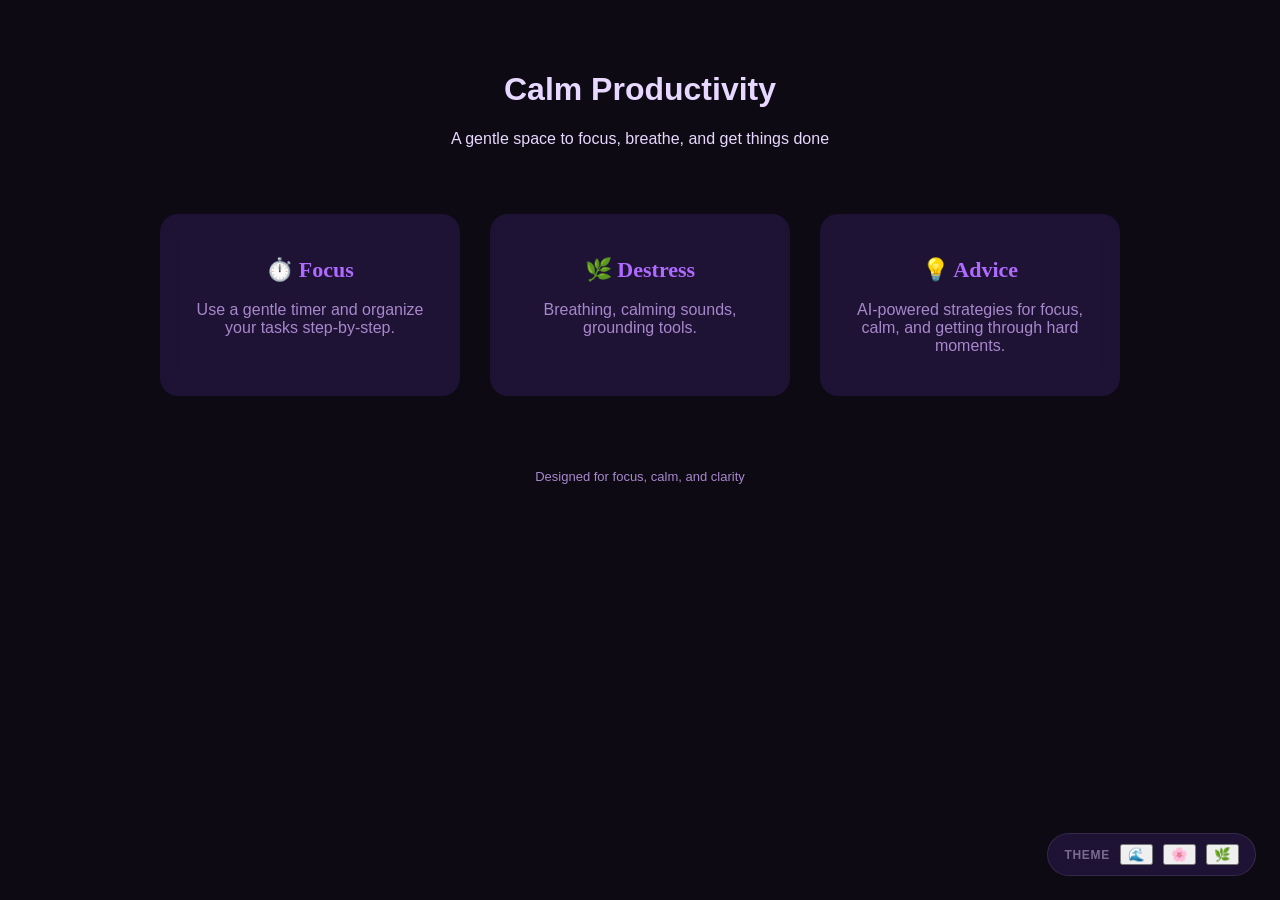
<file: index.html>
<!DOCTYPE html>
<html lang="en">
<head>
  <meta charset="UTF-8">
  <title>Calm Productivity</title>
  <link rel="stylesheet" href="styles.css">
</head>
<body>

  <!-- HEADER -->
  <header class="header">
    <h1>Calm Productivity</h1>
    <p>A gentle space to focus, breathe, and get things done</p>
  </header>

  <!-- MAIN NAVIGATION -->
  <main class="main">

    <!-- TIMER / TASK LIST -->
    <a href="frontend/timerTasklist/index.html" class="card">
      <h2>⏱️ Focus</h2>
      <p>Use a gentle timer and organize your tasks step-by-step.</p>
    </a>

    <!-- DESTRESS -->
    <a href="frontend/destress/index.html" class="card">
      <h2>🌿 Destress</h2>
      <p>Breathing, calming sounds, grounding tools.</p>
    </a>

    <!-- TIPS -->
    <a href="frontend/adviceFrontend/index.html" class="card">
    <h2>💡 Advice</h2>
    <p>AI-powered strategies for focus, calm, and getting through hard moments.</p>
    </a>

  </main>

  <!-- FOOTER -->
  <footer class="footer">
    <p>Designed for focus, calm, and clarity</p>
  </footer>

  <!-- 🎨 COLOR PALETTE SWITCHER (UI ONLY FOR NOW) -->
  <div class="palette-switcher">
    <p>Theme</p>
    <button class="palette-btn">🌊</button>
    <button class="palette-btn">🌸</button>
    <button class="palette-btn">🌿</button>
  </div>

</body>
</html>
</file>
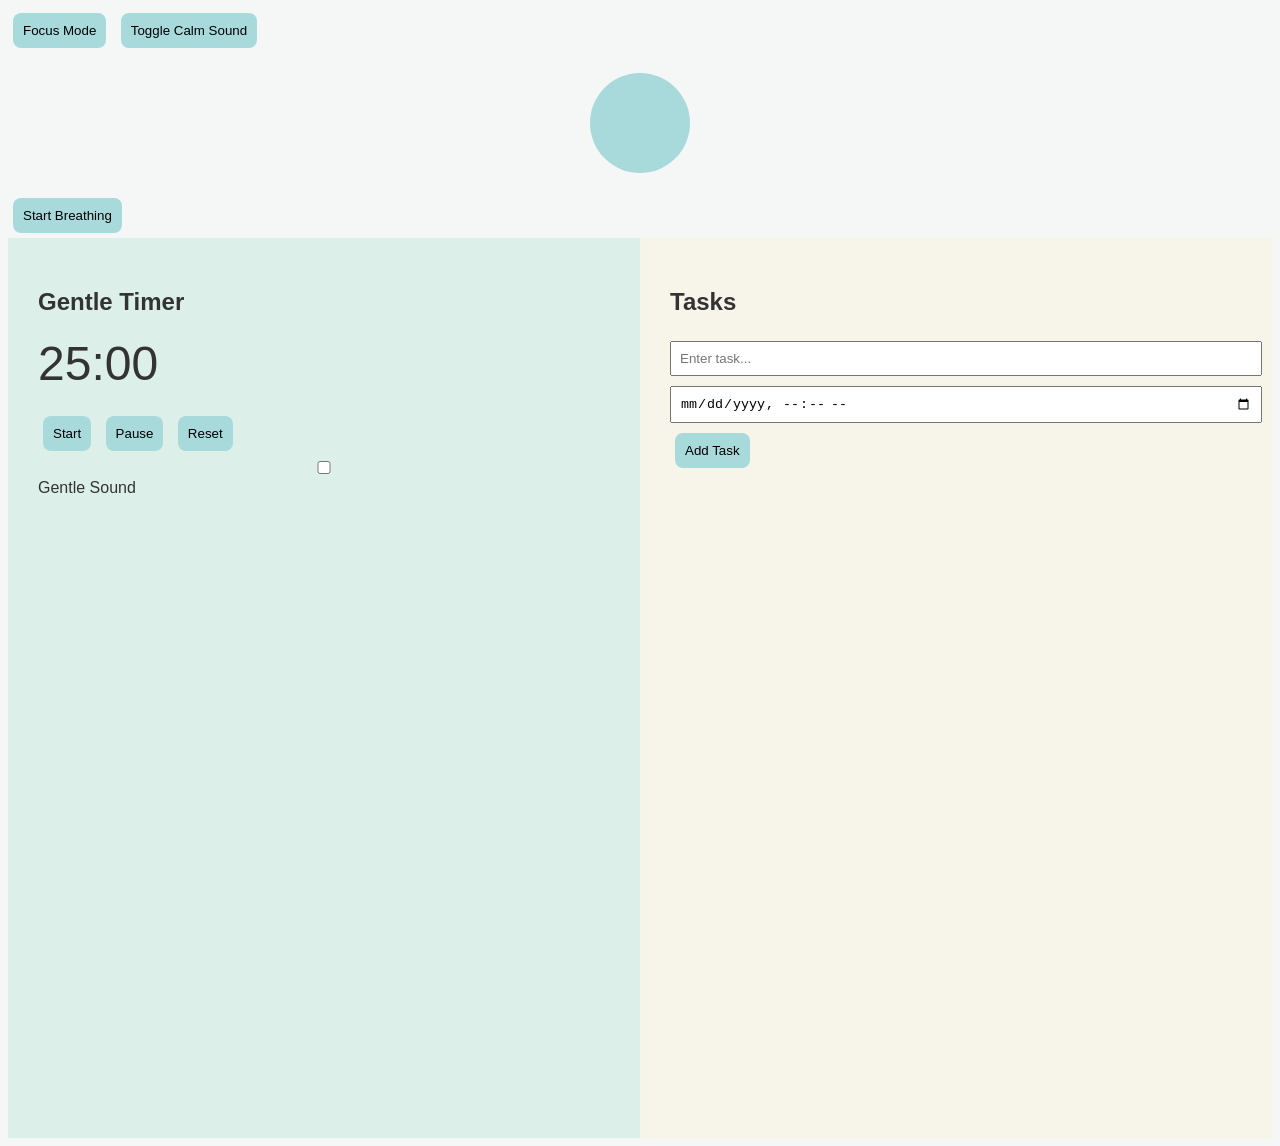
<file: timerTasklist/index.html>
<!DOCTYPE html>
<html lang="en">
<head>
  <meta charset="UTF-8">
  <title>Calm Productivity</title>
  <link rel="stylesheet" href="styles.css">
</head>
<body>

<button onclick="toggleFocus()">Focus Mode</button>

<button onclick="toggleSound()">Toggle Calm Sound</button>

<audio id="bgSound" loop>
  <source src="audio/bell.mp3" type="audio/mpeg">
</audio>

<div class="breathing-circle" id="breathingCircle"></div>
<button onclick="startBreathing()">Start Breathing</button>

<div class="container">

  <!-- LEFT: TIMER -->
  <div class="timer-section">
    <h2>Gentle Timer</h2>

    <div id="time">25:00</div>

    <button onclick="startTimer()">Start</button>
    <button onclick="pauseTimer()">Pause</button>
    <button onclick="resetTimer()">Reset</button>

    <div class="sound">
      <label>
        <input type="checkbox" id="soundToggle"> Gentle Sound
      </label>
    </div>
  </div>

  <!-- RIGHT: TASK LIST -->
  <div class="task-section">
    <h2>Tasks</h2>

    <input type="text" id="taskInput" placeholder="Enter task...">
    <input type="datetime-local" id="dueDate">

    <button onclick="addTask()">Add Task</button>

    <ul id="taskList"></ul>
  </div>

</div>

<script src="timerTasklist.js"></script>
</body>
</html>
</file>
<file: styles.css>
/* ═══════════════════════
   PALETTES
═══════════════════════ */

/* 1 — Default (Void Violet) */
:root {
  --bg: #0d0a14;
  --card: rgba(40, 24, 72, 0.65);
  --text: #e8d8ff;
  --accent: #b06aff;
  --soft: #a888cc;
}

[data-palette="2"] {
  --bg: #0f1f17;
  --text: #e8fff1;
}

[data-palette="3"] {
  --bg: #f0f4fa;
  --text: #001f44;
}

[data-palette="4"] {
  --bg: #0f2a2e;
  --text: #e6ffff;
}

/* 2 — Deep Forest + Pink */
[data-palette="2"] {
  --bg: #0f1f17;
  --card: rgba(22, 48, 34, 0.75);
  --text: #e8fff1;
  --accent: #ff7aa2;
  --soft: #c48a9a;
}

/* 3 — Green Beach Vibe */
[data-palette="3"] {
  --bg: #d4ead9;          /* soft sandy/light green background */
  --card: rgba(255, 250, 240, 0.85); /* light, warm card surface */
  --text: #2a2420;        /* dark text for readability */
  --accent: #6b9e78;      /* main green accent */
  --soft: #a3c9a8;        /* lighter green for subtler text/buttons */
}

/* 4 — NEW Colorblind Friendly (Teal + Gold) */
[data-palette="4"] {
  --bg: #0f2a2e;
  --card: rgba(20, 60, 65, 0.75);
  --text: #e6ffff;
  --accent: #f2c14e;
  --soft: #7ed1d6;
}

/* ═══════════════════════
   BASE
═══════════════════════ */
body {
  margin: 0;
  font-family: 'DM Sans', sans-serif;
  background: var(--bg);
  color: var(--text);
  transition: 0.4s;
}

/* HEADER */
.header {
  text-align: center;
  padding: 50px 20px 10px;
}

.title {
  font-family: 'Cormorant Garamond', serif;
  font-size: 56px;
  font-weight: 300;
}

.title em {
  color: var(--accent);
}

.subtitle {
  color: var(--soft);
  letter-spacing: 2px;
  font-size: 14px;
}

/* MAIN */
.main {
  display: flex;
  justify-content: center;
  gap: 30px;
  padding: 40px;
  flex-wrap: wrap;
}

/* CARDS */
.card {
  width: 250px;
  padding: 25px;
  border-radius: 18px;
  background: var(--card);
  backdrop-filter: blur(10px);
  text-align: center;
  text-decoration: none;
  color: var(--text);
  transition: 0.25s;
}

.card:hover {
  transform: translateY(-6px);
}

.card h2 {
  font-family: 'Cormorant Garamond', serif;
  font-size: 22px;
  color: var(--accent);
}

.card p {
  color: var(--soft);
}

/* FOOTER */
.footer {
  text-align: center;
  padding: 20px;
  font-size: 13px;
  color: var(--soft);
}

/* SWITCHER */
.palette-switcher {
  position: fixed;
  bottom: 24px;
  right: 24px;
  display: flex;
  align-items: center;
  gap: 10px;
  background: var(--card);
  backdrop-filter: blur(12px);
  border: 1px solid rgba(255,255,255,0.1);
  border-radius: 100px;
  padding: 10px 16px;
  z-index: 999;
}

.palette-switcher p {
  font-size: 0.75rem;
  font-weight: 600;
  letter-spacing: 0.06em;
  text-transform: uppercase;
  opacity: 0.45;
  margin: 0;
}

.palette-dot {
  width: 16px;
  height: 16px;
  border-radius: 50%;
  border: 2px solid transparent;
  margin: 0;
  cursor: pointer;
  transition: transform 0.2s ease, border-color 0.2s ease;
}
.palette-dot:hover { transform: scale(1.3); }
.palette-dot.active {
  border-color: var(--text);
  transform: scale(1.2);
  outline: none;
}

.palette-dot[data-target="1"] { background: #b06aff; }
.palette-dot[data-target="2"] { background: #ff7aa2; }
.palette-dot[data-target="3"] { background: #6b9e78; }
.palette-dot[data-target="4"] { background: #f2c14e; }

.palette-dot.active {
  outline: 2px solid white;
}

/* Grouping your specific UI words */
/* Target the specific words/buttons you mentioned */
.date-display, 
.pause-btn, 
.home-link, 
.focus-mode, 
.calm-sound,
.mood-anxious, 
.mood-overwhelmed, 
.mood-sad, 
.mood-stressed,
.welcome-msg {
    /* 1. Use the accent color so it stands out from normal text */
    color: var(--accent) !important; 
    
    /* 2. Increase opacity to 100% in case it was faded */
    opacity: 1; 
    
    /* 3. Give it a bit more weight to survive background changes */
    font-weight: 600;
    
    /* 4. Ensure it doesn't look like plain text */
    letter-spacing: 0.5px;
    
    transition: all 0.3s ease;
}

/* Optional: Make it slightly brighter/larger on hover */
.mood-anxious:hover, 
.focus-mode:hover {
    filter: brightness(1.2);
    cursor: pointer;
}
</file>
<file: timerTasklist/styles.css>
body {
  font-family: Arial, sans-serif;
  background-color: #f4f7f6;
  color: #333;
}

.container {
  display: flex;
  height: 100vh;
}

.timer-section, .task-section {
  flex: 1;
  padding: 30px;
}

.timer-section {
  background-color: #dcefe9; /* calming green */
}

.task-section {
  background-color: #f7f4ea; /* soft beige */
}

#time {
  font-size: 48px;
  margin: 20px 0;
}

button {
  margin: 5px;
  padding: 10px;
  border: none;
  border-radius: 8px;
  background-color: #a8dadc;
  cursor: pointer;
}

input {
  padding: 8px;
  margin: 5px 0;
  width: 100%;
}

li {
  display: flex;
  justify-content: space-between;
  align-items: center;
  margin: 8px 0;
}

li span {
  flex: 1;
  margin-left: 10px;
}

.breathing-circle {
  width: 100px;
  height: 100px;
  border-radius: 50%;
  background: #a8dadc;
  margin: 20px auto;
  transition: transform 4s ease-in-out;
}
</file>
